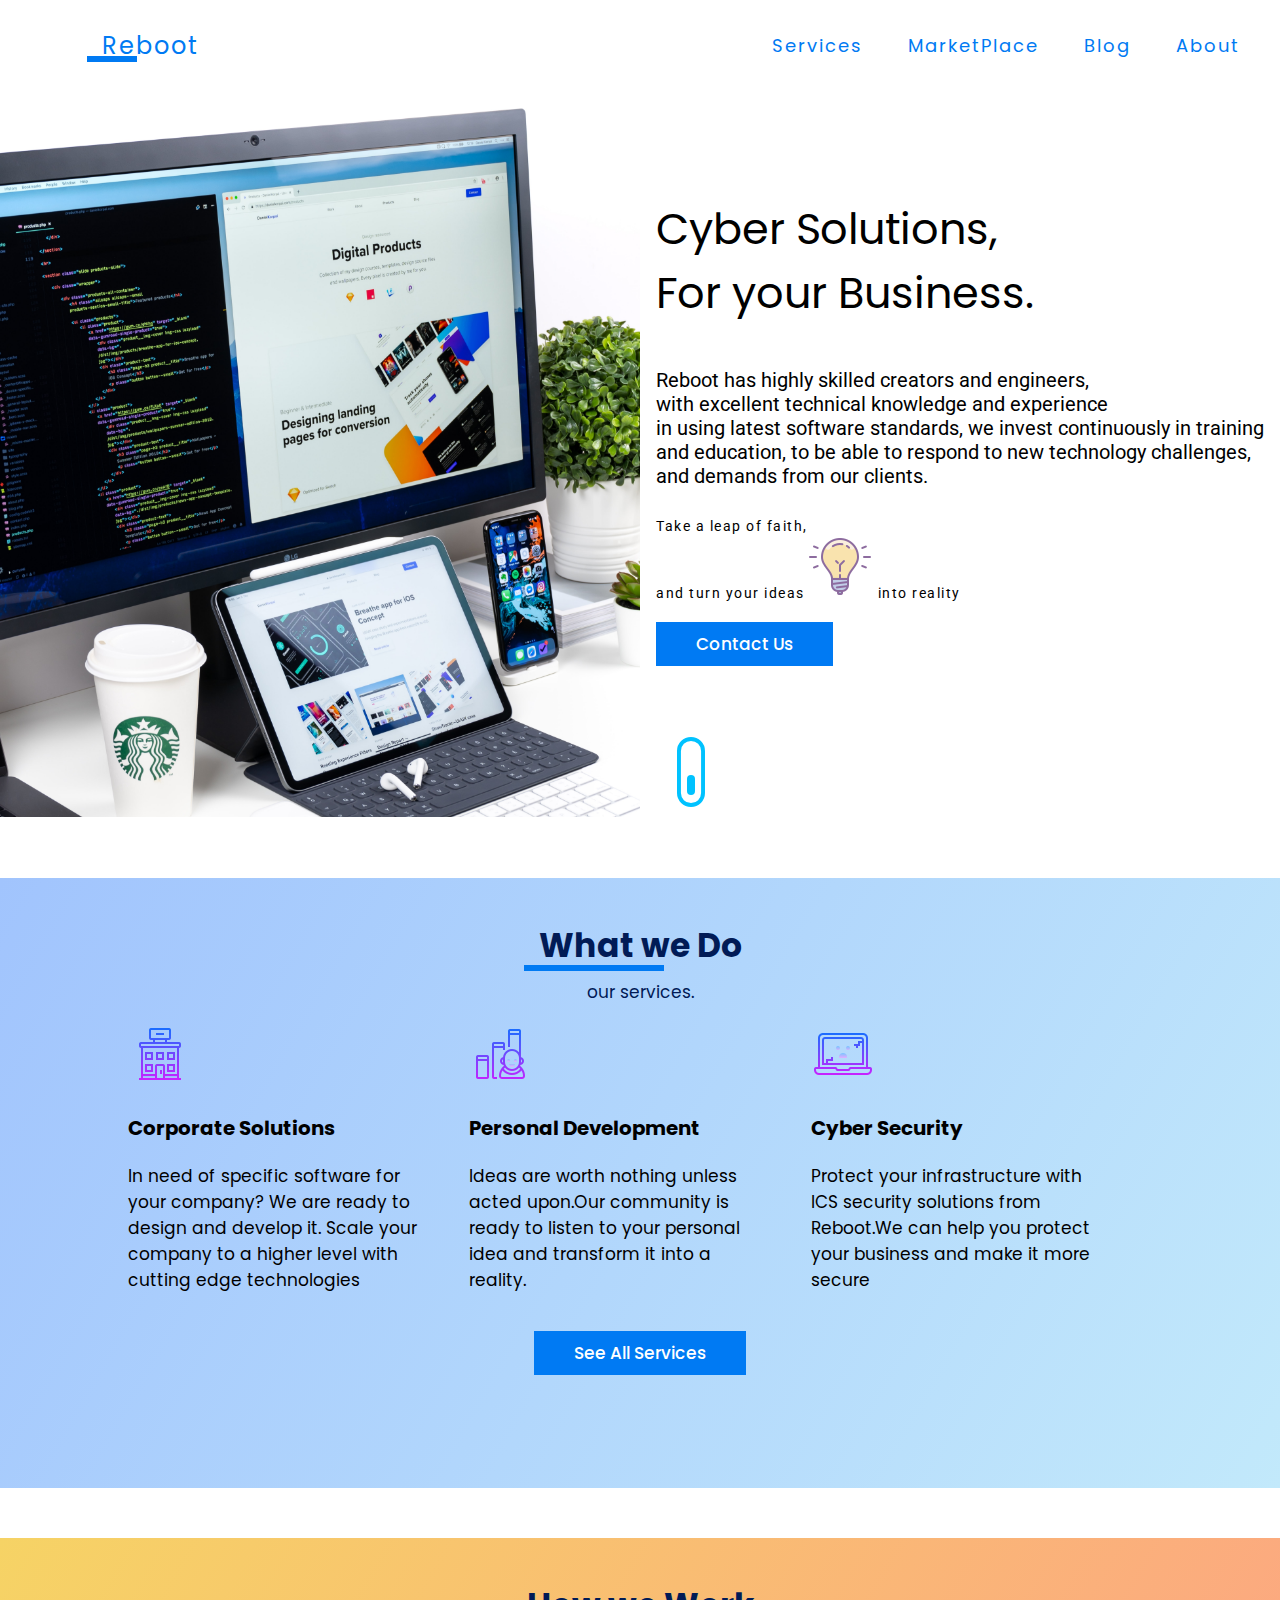
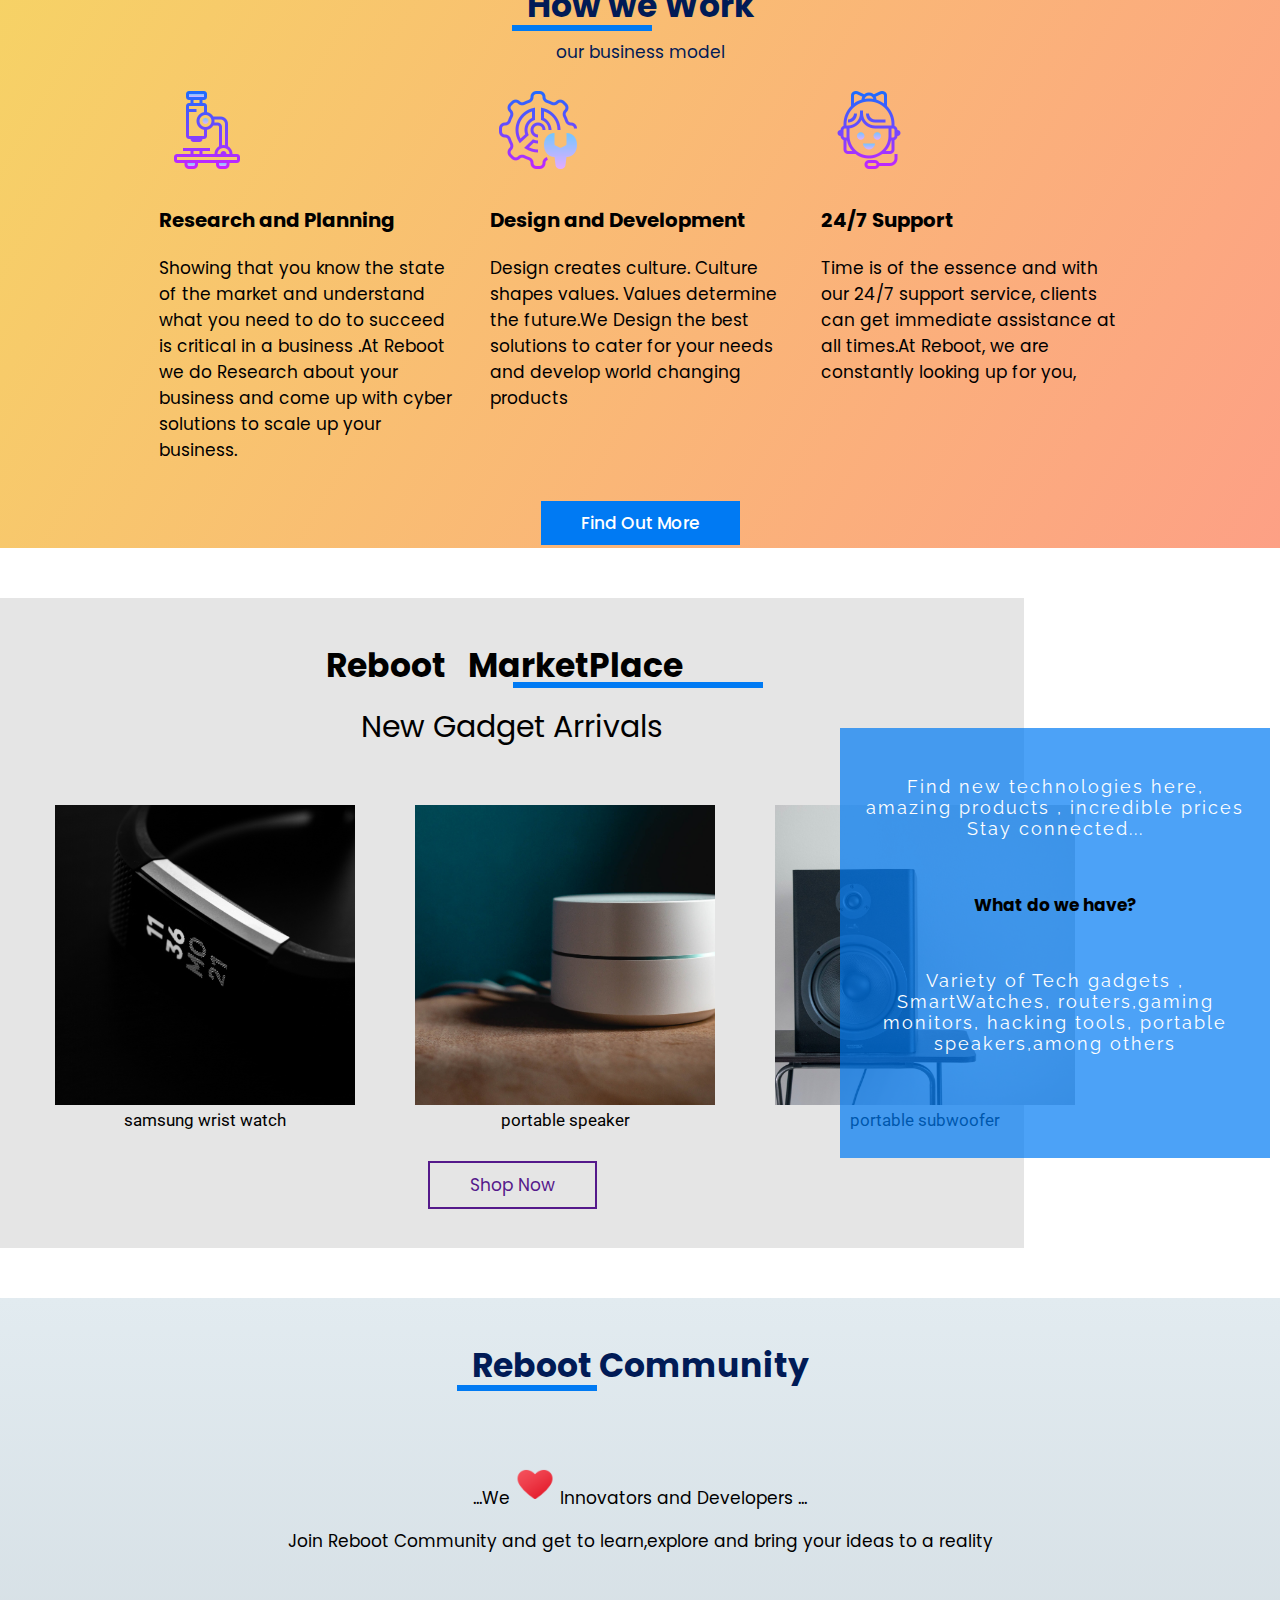
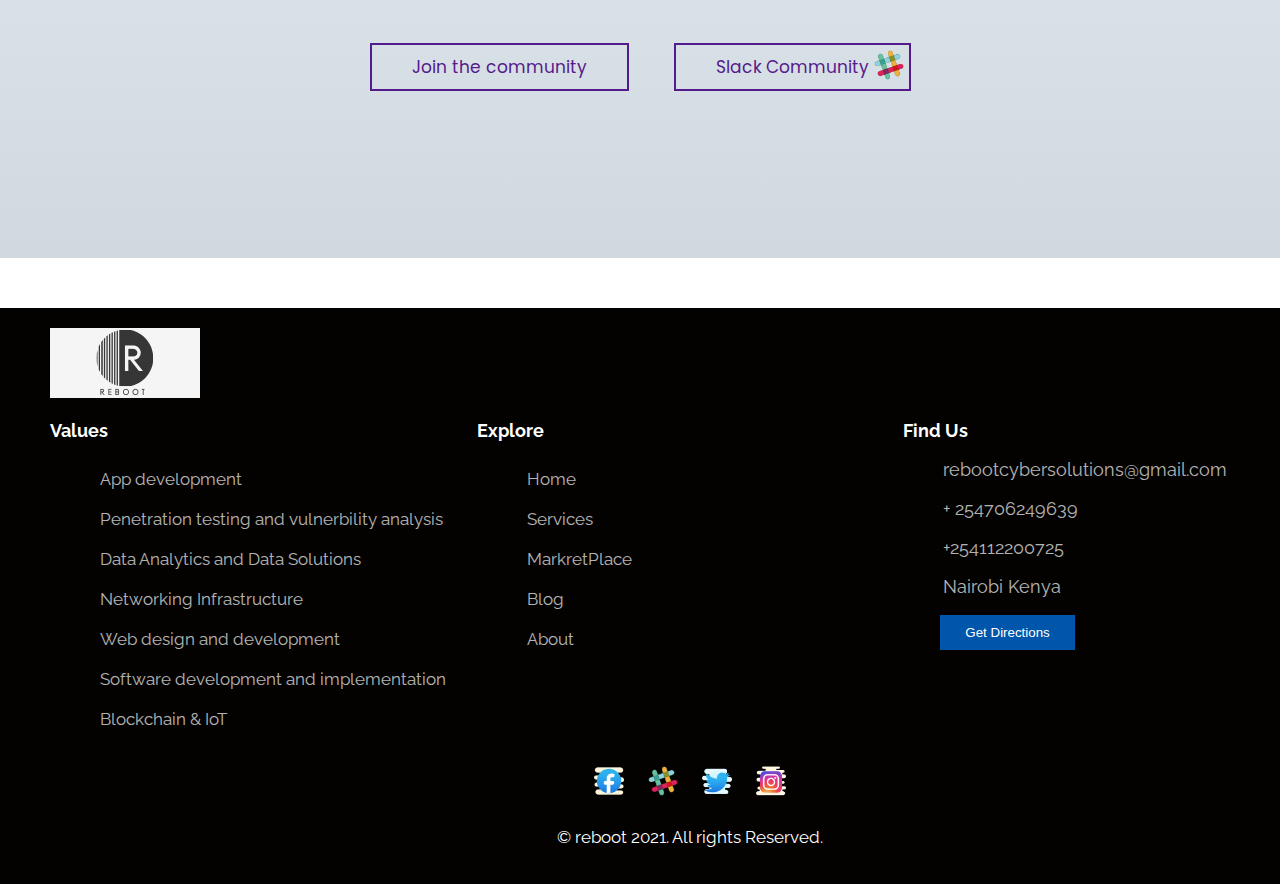
<file: index.html>
<!DOCTYPE html>
<html lang="en">
<head>
    <meta charset="UTF-8">
    <meta http-equiv="X-UA-Compatible" content="IE=edge">
    <meta name="viewport" content="width=device-width, initial-scale=1.0">
    <meta name="Keywords" content="Reboot reboot software engineering cyber security business data recovery we design development app design network support" >
    <meta name="description" content="Reboot cyber solutions the leading company in providing IT and computer services to businesses around the world">
    <title>Reboot</title>
    <link rel="stylesheet" href="css/index.css">
    <link rel="shortcut icon" href="icons/fav6.png">
    <script src="scripts/index.js" defer></script>
    
</head>
<body>
    <header>
        <a href="" class="logo"><span>Re</span>boot</a>
        <nav>
            <ul class="nav-links">
                <li><a href="pages/services.html">Services</a></li>
                <li><a href="pages/market.html">MarketPlace</a></li>
                <li><a href="pages/blog.html">Blog</a></li>
                <li><a href="pages/about.html" >About</a></li>
            </ul>
        </nav>
        
    </header>
    <!--The Hero Section Image and Introduction-->
    <div class="hero">
       <div class="left-container">
           

       </div>
        <div class="right-container">
            <p id="right-first-paragraph">Cyber Solutions, <br> For your Business.</p>
            <p id="right-second-paragraph">Reboot has highly skilled creators and engineers, <br> with excellent technical knowledge and experience  <br> in using latest software standards,  we invest continuously in training <br> and education, to be able to respond to new technology challenges, <br>and demands from our clients. </p>
            <p id="right-third-paragraph">Take a leap of faith, <br> and turn your ideas <span><img src="icons/us/icons8-idea-64.png" alt=""></span> into reality</p>
            <a href="" class="cta">Contact Us</a> <br>
            <img class="scroll" src="icons/scroll.svg" alt="scroll down">
        </div>
        
       
    </div>

    <!--Services Container What we offer-->
    <div class="services">
        <div class="services-title">
            <h3><span>What we Do</span></h3>
            <p>our services.</p>            
        </div>
        <div class="services-items">
        
            <div class="corporate">
                <img src="icons/serv/icons8-organization-64.png" alt="">
                <h3>Corporate Solutions</h3>
                <p>In need of specific software for your company? We are ready to design and develop it. Scale your company to a higher level with cutting edge technologies</p>
            </div>
            

            
            <div class="personal">
                <img src="icons/serv/icons8-personal-growth-64.png" alt="">
                <h3>Personal Development</h3>
                <p>Ideas are worth nothing unless acted upon.Our community is ready to listen to your personal  idea and transform it into a reality.</p>
            </div>
            <div class="security">
                <img src="icons/serv/icons8-broken-computer-64.png" alt="">
                <h3>Cyber Security</h3>
                <p>Protect your infrastructure with ICS security solutions from Reboot.We can help you protect your business and make it more secure</p>
            </div>
    </div>
        <div class="see-services-div">
            <a href="pages/services.html" class="see-services">See All Services</a>
        </div>

        

    </div>


    <!--How We Work-->
    <div class="how-we-work">
        <div class="work-title">
            <h3><span>How we Work</span></h3>
            <p>our business model</p>            
        </div>
        <div class="work-strategy">
       
    
        <div class="planning">
            
            <img src="icons/us/icons8-microscope-96.png" alt="research Image">   <!--PLanning phase-->
            <h3>Research  and Planning</h3>            
            <p>Showing that you know the state of the market and understand what you need to do to succeed is critical in a business .At Reboot we do Research about your business and come up with cyber solutions to scale up your business.</p>

        </div>
        <div class="design">        
            <img src="icons/us/icons8-engineering-96.png" alt="design Image">
            <h3>Design and Development</h3>
            <p>Design creates culture. Culture shapes values. Values determine the future.We Design the best solutions to cater for your needs and develop world changing products</p>
        </div>
        <div class="support">
            
            <img src="icons/us/icons8-online-support-96.png" alt="support Image">
            <h3>24/7 Support</h3>
            <p> Time is of the essence and with our 24/7 support service, clients can get immediate assistance at all times.At Reboot, we are constantly looking up for you,</p>

        </div>
        </div>
        <div class="see-services-div">
            <a href="pages/model.html" class="see-services" target="_blank">Find Out More</a>
        </div>
        
    </div>

    <!--Reboot Market Place-->
    <div class="market">
        <h3>Reboot  <span>MarketPlace</span></h3>
        <p id="arrivalsp">New Gadget Arrivals</p>
        <div class="market-images">
            <div class="first-merchant">
                <img src="images/market/adam-birkett-QRWAdBCqysc-unsplash.jpg" alt="first business image">
                <p>samsung wrist watch</p>
            </div>
            <div class="second-merchant">
                <img src="images/market/andres-urena-vXPXRp_wIg4-unsplash.jpg" alt="second business image">
                <p>portable speaker</p>
            </div>
            <div class="third-merchant">
                <img src="images/market/paul-esch-laurent-YU-OA2TvQRQ-unsplash.jpg" alt="third business image">
                <p>portable subwoofer</p>
            </div>
        </div>
        <a href="" class="cta-shop">Shop Now</a>
    </div>
    <div class="market-info">
        <p>Find new technologies here,<br> amazing products , incredible prices <br> Stay connected...</p>
        <h4>What do we have?</h4>
        <p>Variety of Tech gadgets , SmartWatches, routers,gaming monitors, hacking tools, portable speakers,among others</p>
    </div>
    <!--About Us Who is Reboot-- Join our community-->
    <div class="community">
        <div class="community-title">
            <h3><span>Reboot Community</span></h3>

        </div>
        
        <p>...We <span><img src="icons/us/icons8-love-96.png" alt="love  for developers"></span> Innovators and Developers ...</p>
        <p class="join-paragraph" >Join Reboot Community and get to learn,explore and bring your ideas to a reality</p>
        <a href="" class="cta-community">Join the community</a>
        <a href="" class="cta-slack">Slack Community <span><img src="icons/Favorites/icons8-slack-50.png" alt=""></span></a>
    </div>

    <!--Reboot Most Important Footer-->
    <footer>
        <div class="footer-logo">
            <a href=""><img src="icons/mainlogo.png" alt="footer logo"></a>
        </div>
        <div class="footer-content">
            
            <div class="about-footer">               
                
                <p>Values</p>
                <ul class="footer-links">
                    <li><a href="pages/extra.html#extra-mobile">App development</a></li>
                    <li><a href="pages/extra.html#extra-cyber">Penetration testing and vulnerbility analysis</a> </li>
                    <li><a href="pages/extra.html#extra-data">Data Analytics and Data Solutions</a></li>
                    <li><a href="pages/extra.html#extra-network">Networking Infrastructure</a></li>
                    <li><a href="pages/extra.html#extra-web">Web design and development</a></li>
                    <li><a href="pages/extra.html#extra-software">Software development and implementation</a></li>
                    <li><a href="pages/extra.html#extra-newtech">Blockchain & IoT</a></li>
                    
                </ul>
            </div>
            <div class="explore-footer">
                <p>Explore</p>
                <ul>
                    <li><a href="">Home</a></li>
                    <li><a href="pages/services.html">Services</a></li>
                    <li><a href="pages/market.html">MarkretPlace</a></li>
                    <li><a href="pages/blog.html">Blog</a></li>
                    <li><a href="pages/about.html">About</a></li>
                    
                    
                </ul>
            </div>
            <div class="visit-footer">
                <p>Find Us</p>
                <ul>
                    
                    <li><p>rebootcybersolutions@gmail.com</p></li>
                    <li><p>+ 254706249639</p></li>
                    <li><p>+254112200725</p></li>

                    <li><p>Nairobi Kenya</p></li>
                    <li><button  class="map-cta" id="map-cta">Get Directions</button></li>
                </ul>
                
                
            </div>

        </div>
        <div class="social-sites">
            <a href=""><img src="icons/Favorites/icons8-facebook-50.png" alt=""></a>
            <a href=""><img src="icons/Favorites/icons8-slack-50.png" alt=""></a>
            <a href=""><img src="icons/Favorites/icons8-twitter-50.png" alt=""></a>
            <a href=""><img src="icons/Favorites/icons8-instagram-50.png" alt=""></a>

        </div>
        <p class="copyright"> &copy reboot 2021. All rights Reserved.</p>
    </footer>

    <div id="map-box" class="map-box">
        <iframe src="https://www.google.com/maps/embed?pb=!1m18!1m12!1m3!1d1994.278517517608!2d37.044666996818556!3d-1.4407186570299801!2m3!1f0!2f0!3f0!3m2!1i1024!2i768!4f13.1!3m3!1m2!1s0x0%3A0xabc9af69a94710ad!2sDaystar%20University%2C%20Athi%20River%20Campus!5e0!3m2!1sen!2ske!4v1616488834539!5m2!1sen!2ske" width="600" height="450" style="border:0;" allowfullscreen="" loading="lazy"></iframe>
    </div>
    
        

    
</body>
</html>
</file>
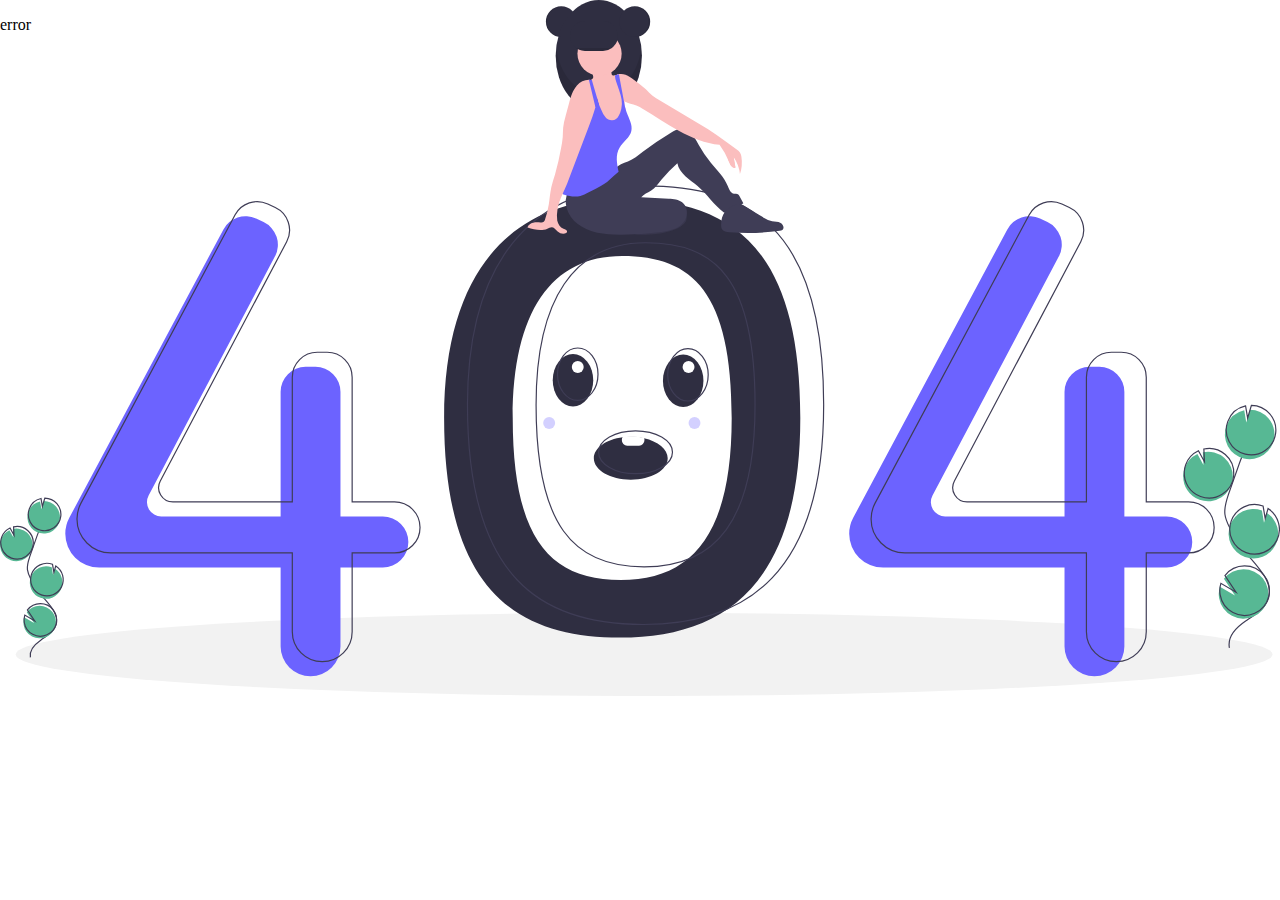
<file: pages/market.html>
<!DOCTYPE html>
<html lang="en">
<head>
    <meta charset="UTF-8">
    <meta http-equiv="X-UA-Compatible" content="IE=edge">
    <meta name="viewport" content="width=device-width, initial-scale=1.0">
    <title>Document</title>
    <link rel="stylesheet" href="../css/market.css">
</head>
<body>
    <p>error</p>
    
</body>
</html>
</file>
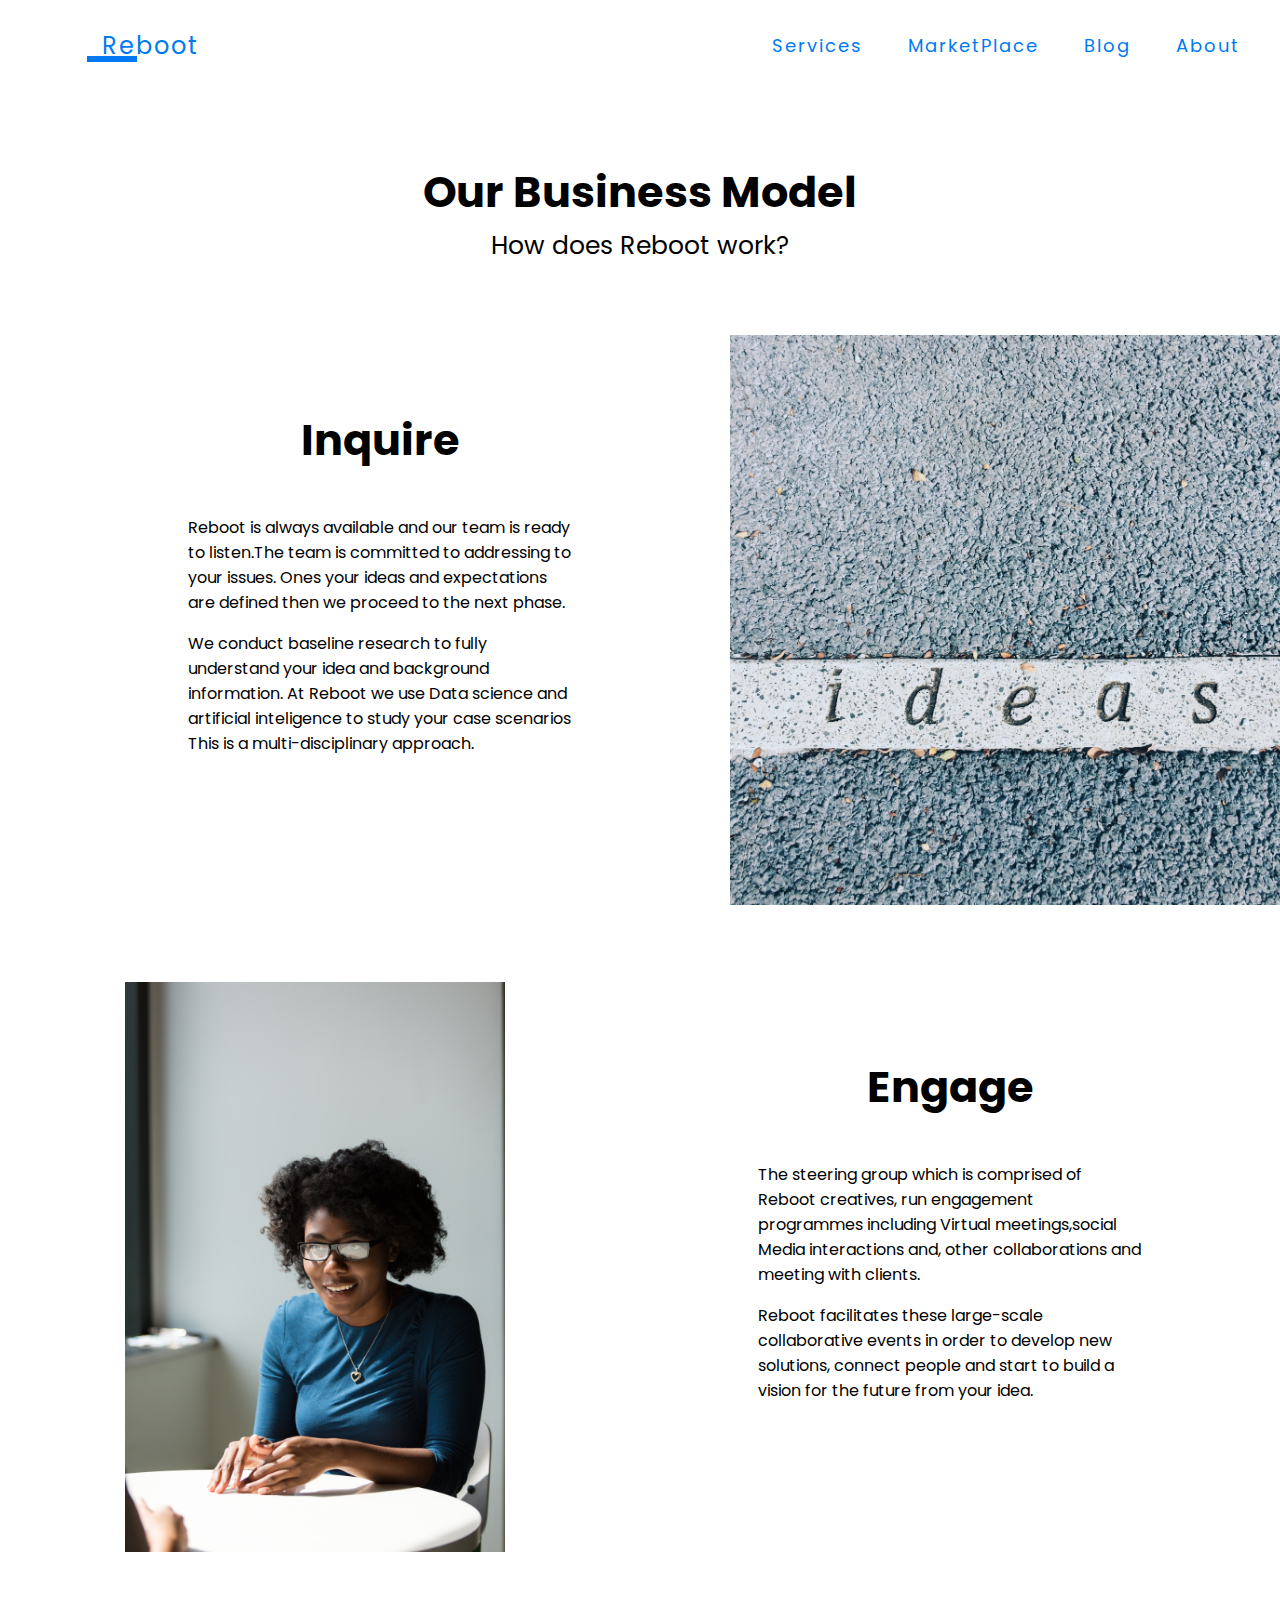
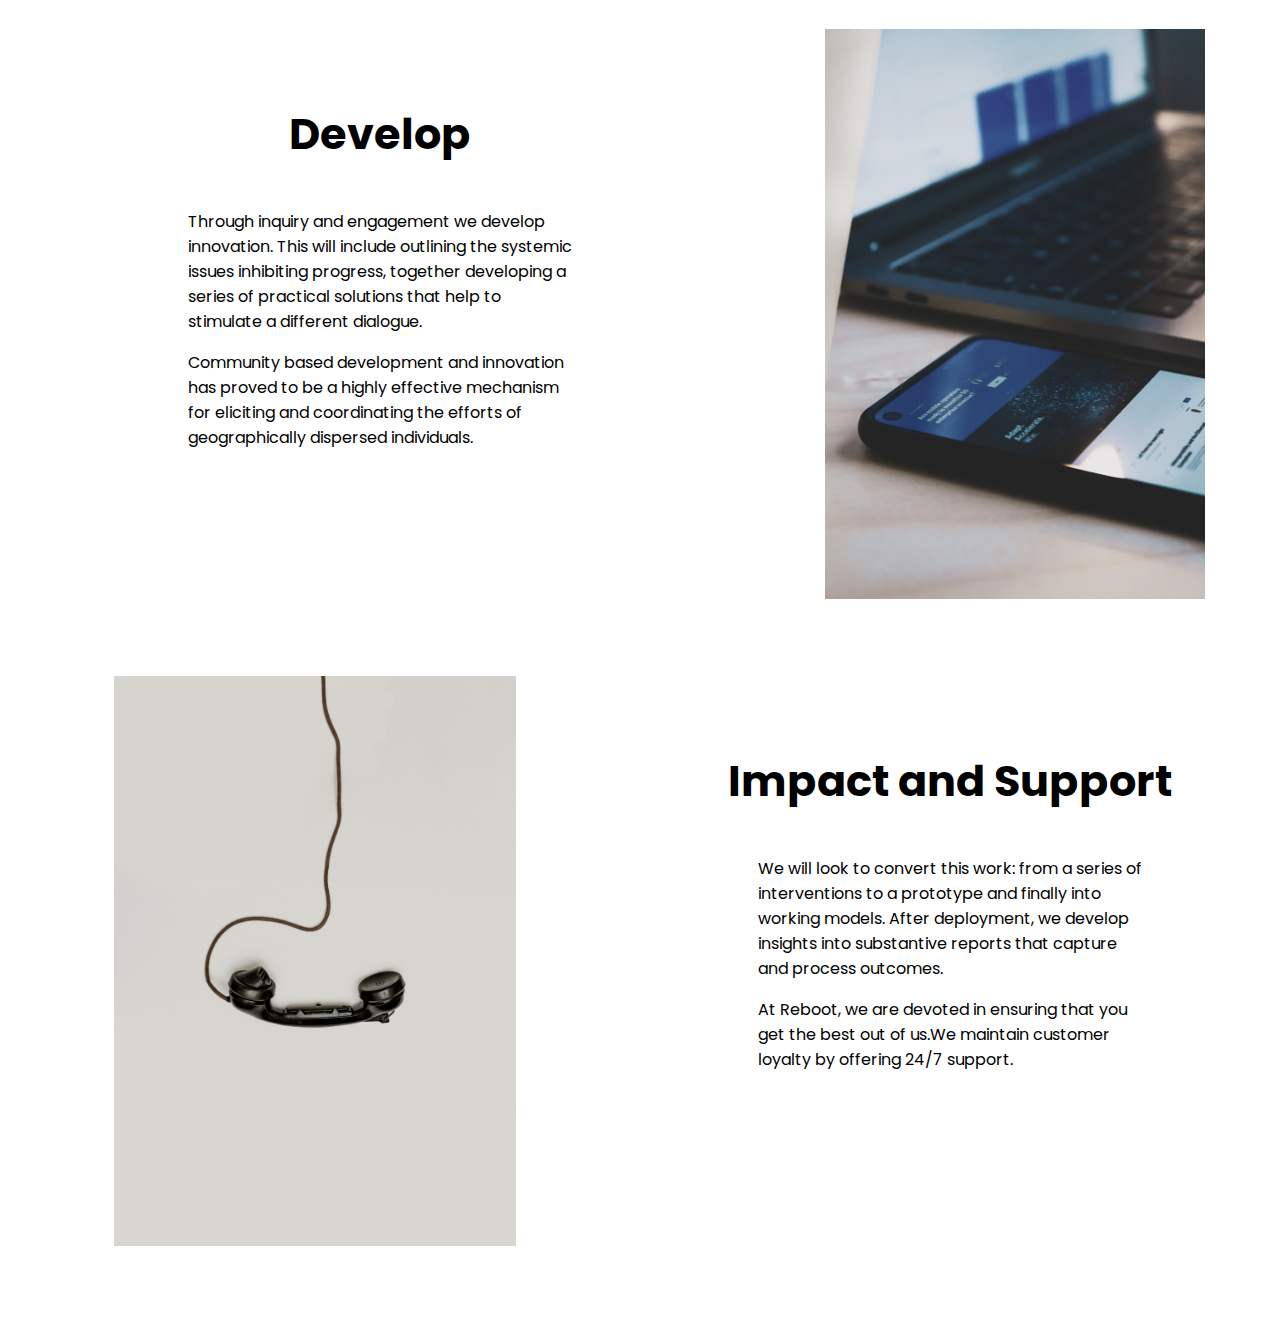
<file: pages/model.html>
<!DOCTYPE html>
<html lang="en">
<head>
    <meta charset="UTF-8">
    <meta http-equiv="X-UA-Compatible" content="IE=edge">
    <meta name="viewport" content="width=device-width, initial-scale=1.0">
    <meta name="Keywords" content="Reboot reboot software engineering cyber security business data recovery we design development app design network support" >
    <meta name="description" content="Reboot cyber solutions the leading company in providing IT and computer services to businesses around the world">
    <title>Business model</title>
    <link rel="stylesheet" href="../css/model.css">
    <link rel="shortcut icon" href="../icons/fav6.png">
    
    
</head>
<body>
    <header>
        <a href="../index.html" class="logo"><span>Re</span>boot</a>
        <nav>
            <ul class="nav-links">
                <li><a href="services.html">Services</a></li>
                <li><a href="market.html">MarketPlace</a></li>
                <li><a href="blog.html">Blog</a></li>
                <li><a href="about.html">About</a></li>
            </ul>
        </nav>
        
    </header>
    <div class="about-title">
        <h3>Our Business Model</h3>
        <p>How does Reboot work?</p>
    </div>

    <!--Our Vision Statement-->
    <div class="vision">
        <div class="vision-left">
            <h3>Inquire</h3>
            <p>Reboot is always available and our team is ready to listen.The team is committed to addressing  to your issues. Ones your ideas and expectations are defined then we proceed to the next phase.</p>
            <p>We conduct baseline research to fully understand your idea and background information.  At Reboot we use Data science and artificial inteligence to study your case scenarios This is a multi-disciplinary approach.</p>
           

            
        </div>
        <div class="vision-right">
            <img src="../images/juan-marin-CjDuFaoVQD8-unsplash.jpg" alt="inquire">
        </div>
        
    </div>
    <!--Engaging the Clients-->

    <div class="approach">
        <div class="approach-left">
            <img src="../images/christina-wocintechchat-com-wKtu9VLr5JM-unsplash.jpg" alt="engage">
            
        </div>
        <div class="approach-right">            
            <h3>Engage</h3>
            <p>The steering group which is comprised of Reboot creatives, run engagement programmes including Virtual meetings,social Media interactions and, other collaborations and meeting with clients.</p>
            <p>Reboot  facilitates these large-scale collaborative events in order to develop new solutions, connect people and start to build a vision for the future from your idea.</p>

        </div>
        
    </div>

    <!--Innovation-->
    <div class="process">
        <div class="process-left">
            
            <h3>Develop</h3>
            <p>Through inquiry and engagement we develop innovation. This will include outlining the systemic issues inhibiting progress, together developing a series of practical solutions that help to stimulate a different dialogue.</p>
            <p>Community based development and innovation has proved to be a highly effective mechanism for eliciting and coordinating the efforts of geographically dispersed individuals.
            </p>
            
            
        </div>
        <div class="process-right">  
            <img src="../images/sigmund-xLZ9EP4hJtQ-unsplash.jpg" alt="innovate">          
            
        </div>
        
    </div>
    <!--Support and impact-->

    <div class="support">
        <div class="support-left">
            <img src="../images/alexander-andrews-JYGnB9gTCls-unsplash.jpg" alt="24/7 support">
            
        </div>
        <div class="support-right">            
            <h3>Impact and Support</h3>
            <p>We will look to convert this work: from a series of interventions to a prototype and finally into working models. After deployment, we develop insights into substantive reports that capture and process outcomes.</p>
            <p>At Reboot, we are devoted in ensuring that you get the best out of us.We maintain customer loyalty by offering 24/7 support.</p>

        </div>
        
    </div>
    
    
</body>
</file>
<file: css/index.css>
@import url('https://fonts.googleapis.com/css2?family=Playfair+Display:wght@400;700&family=Poppins:wght@400;600;700&family=Raleway:wght@400;600&family=Roboto:wght@400;700&display=swap');

body{
    font-family: 'Poppins', sans-serif;
    font-size: 17px;
    margin: 0;
    padding: 0;
    box-sizing: border-box;
    overflow-x: hidden;
    
}
header{
    display:flex;
    justify-content: space-between;
    align-items: center;
    font-size: 18px;
    height: 90px;
    animation: fadeLeft 3s forwards;
  
    
}
header a {
    color: #007af3;
    
}
a{
    text-decoration: none;
    
}
li{
    list-style: none;
}
.nav-links li{
    display:inline-block;
    margin:15px 20px;
    

   
}
.nav-links li a{
    color: #007af3;
    letter-spacing: 2px;
    transition: all 0.3s ease;
    
    

}
.nav-links li:hover{
    padding-bottom: 5px;
    border-bottom: 5px solid #007af3;
    font-size: 20px ;
    
    
}
.nav-links li a:hover{
    color:#0269A4;

}
.logo{
    margin-left: 8%;
    font-size: 24px;
    letter-spacing: 2px;
  
} 
header li:nth-of-type(4) {
    margin-right: 40px;
  }

header span{
    position: relative;
    z-index: 1;
}
header span::before{
    content: "";
    width: 50px;
    height: 6px;
    background: #007AF3;
    position:absolute;
    bottom: 0;
    z-index: -1;
    margin-left: -15px; 

}
.hero{
    display:flex;
    width: 100%;
    animation: fadeIn 3s forwards;

}
@keyframes fadeIn{
    from{
        opacity: 0;
        transform:translateY(-300px)

    }
    to{
        opacity: 1;
        transform:translateY(0)

    }

}




.left-container{
    background-image: url("../images/daniel-korpai-pKRNxEguRgM-unsplash.jpg");
    width:50%;
    height:727px;
    background-repeat: no-repeat;
    background-size: cover;
}
.left-conatiner h3{
    color:#fff;
    font-size: 23px;
    background:red;
}
.right-container{
    margin: 5% auto;
}
#right-first-paragraph{
    font-size: 43px;    
    
}
#right-second-paragraph{
    font-size: 20px;
    font-family: 'Roboto', sans-serif;
    margin-bottom: 30px;
}
#right-third-paragraph{
    font-size: 14px;
    font-family: 'Roboto', sans-serif;
    margin-bottom: 30px;
    letter-spacing: 1.5px;
    
}
.cta{
    padding:10px 40px;
    border: none;
    outline: none;
    color:#fff;  
    background: rgba(0,122, 243, 1);
    font-weight: 500;
    transition: all 0.2s ease-in;
    
}
.cta:hover, .see-services:hover, .cta-slack:hover, .cta-community:hover, .map-cta:hover, .cta-shop:hover{
    padding: 15px 45px;
    border:none;
    color:#fff;
    cursor: pointer;
    background:#007AF3;
    box-shadow: 4px 4px 12px #007af3;
   
}
.scroll{
    width: 70px;
    height: 70px;
    margin-top: 80px;
    animation: move 1s infinite alternate;
}
@keyframes move {
    from{
        transform: translateY(0px)
    }
    to{
        transform: translateY(-20px)
    
    }
    
}
.services{
    background-image: linear-gradient(120deg, #a1c4fd 0%, #c2e9fb 100%);
    height: 600px;
    padding-top: 10px;
    width: 100%;
    

}

.services-title, .work-title,.community-title{
    text-align: center;
    
}
.services-title h3, .work-title h3, .community-title h3{
    font-size: 33px;
    color: #011b56;
    position:relative;
    z-index: 1;
   
    
    
}
.services-title h3 ::before, .work-title h3::before , .community-title h3::before{
    content: "";
    width: 140px;
    height: 6px;
    background: #007AF3;
    position:absolute;
    bottom: 0;
    z-index: -1;
    margin-left: -15px; 

}
.services-title p, .work-title p{
    margin-top: -25px;
    color: #011b56;
    
}
.services-items{
    display: flex; 
    margin:auto;
    justify-content: space-evenly;
    width: 80%;
        
    
}
.corporate, .personal, .security{  
    width: 100%;    
    
}
.services-items p{
    text-align: start;
    width: 300px;
}
.see-services{
    padding:10px 40px;
    border: none;
    outline: none;
    color:#fff;  
    background: rgba(0,122, 243, 1);
    font-weight: 500;
    transition: all 0.3s ease;
    
    
    
}
.see-services-div{
    text-align: center;
    margin-top: 30px;
}
.how-we-work{
    background-image: linear-gradient(120deg, #f6d365 0%, #fda085 100%);
    height: 600px;
    padding-top: 10px;
    margin-top: 50px;

}
.work-strategy{
    display: flex; 
    margin:auto;
    justify-content: space-evenly;
    width: 80%;

    
}
.work-strategy p{
    text-align: start;
    width: 300px;

}
.market{
    height: 640px;
    width: 80%;
    margin-top: 50px;
    padding-top: 10px;
    text-align: center;
    background: rgba(192,192, 192, 0.42);
    position: relative;

    
}
.market h3{
    font-size: 33px;
    font-weight: bold;
}
.market h3 span{
    padding: 15px;
    position: relative;
    z-index: 1;
}

.market h3 span::before{
    content: "";
    width: 250px;
    height: 6px;
    background: #007AF3;
    position:absolute;
    bottom: 16px;
    z-index: -1;
    margin-left: 45px; 

}
.market p{
    font-weight: 17px;
}
#arrivalsp{
    margin-top: -20px;
    font-size: 30px;
}
.market-info{
    width: 430px;
    height: 430px;
    text-align: center;
    background:rgba(0, 122,243, 0.7);
    position: absolute;   
    right: 10px;
    margin-top: -520px; 

}
.market-info p{
    color: #fff;
    padding:30px 20px;
    font-size: 18px;
    letter-spacing: 2px;
    font-family: 'Raleway', sans-serif;
}



.market-images{
    display: flex;
    padding: 25px;

}
.market-images img{
    width: 300px;
    height: 300px;
    object-fit: cover;
    padding: 0 30px;
    transition: all 0.3s ease;
}

.market-images img:hover{
    margin-top: -30px;
}
.market-images p{
    margin-top: -2px;
    font-size: 17px;
    font-family: 'Roboto', sans-serif;;
}
.market-info h3{
    margin-bottom: -30px;
}




.community{
    background-image: linear-gradient(to top, #cfd9df 0%, #e2ebf0 100%);
    height: 550px;
    margin-top: 50px;
    text-align: center;
    padding-top: 10px;

}

.community img{
    width: 40px;
    margin-top: 40px;
    
}
.cta-community, .cta-slack, .cta-shop{
    padding: 10px 40px;
    border: 2px solid ;
    margin: 0 20px;
    transition: all 0.4s ease;
    position:relative;
   
    
}
.cta-slack img{
    width: 30px;
    height:30px;
    position:absolute;
    bottom: 9px;
    margin-left: 5px;
    
}

.join-paragraph{
    margin-bottom: 100px;
}

footer{
    
    background:#030200;
    width: 100%;
    margin-top: 50px;
    padding: 20px 50px;
    color:#fff;
    font-family: 'Raleway', sans-serif;
    
}
.visit-footer img, .social-sites img{
    width: 30px;
    height: 30px;
}
.footer-content{
    display:grid;
    grid-template-columns: minmax(0, 1fr) minmax(0, 1fr) minmax(0, 1fr);
    

}
footer li a{
    opacity: 0.7;
}
.copyright, .social-sites{
    text-align: center;
}
.map-cta{
    padding: 10px 25px;
    border: 2px solid ;
    margin: 0 20px;
    transition: all 0.4s ease;
    text-decoration: none;
    color:#fff;
    background: rgba(0,122, 243, 0.7);
    border:none;
    outline:none;
    position:absolute;    
    margin-left: -3px;

}


.social-sites img{
    margin: 10px;
    transition: all 0.3s ease;
}
.footer-links li, .explore-footer li{
    padding:10px;
}
.social-sites img:hover{
    width: 40px;
    height: 40px;
    
}
.footer-logo{
    width: 100%;
}
.about-footer p,.explore-footer p, .visit-footer p{
    font-weight: bold;
    font-size: 18px;
}
footer a{
    text-decoration: none;
    color: #fff;
}
footer a:hover{
    border-bottom: 2px solid #007af3;
}
.visit-footer li p{
    font-weight: normal;
    font-size:18px;
    opacity: 0.7;
}
.map-box{
    width: 600px;
    height: 500px;
    border: 2px solid #000;
    position:absolute;
    margin-top: -36%;
    margin-left: 30%;
    display: none;
}
.map-box iframe{
    width: 100%;
    height: 100%;
    
}
</file>
<file: css/market.css>
body{
    background: url("../icons/undraw/undraw_page_not_found_su7k.svg");
    background-repeat: no-repeat;
    background-size: cover;
    margin:0
}
</file>
<file: css/model.css>
@import url('https://fonts.googleapis.com/css2?family=Playfair+Display:wght@400;700&family=Poppins:wght@400;600;700&family=Raleway:wght@400;600&family=Roboto:wght@400;700&display=swap');

body{
    font-family: 'Poppins', sans-serif;
    font-size: 17px;
    margin: 0;
    padding: 0;
    box-sizing: border-box;
    overflow-x: hidden;
    
}
.active{
    border-bottom: 5px solid #007af3;

}
header{
    display:flex;
    justify-content: space-between;
    align-items: center;
    font-size: 18px;
    height: 90px;
  
    
}
header a {
    color: #007af3;
    
}
a{
    text-decoration: none;
    
}
li{
    list-style: none;
}
.nav-links li{
    display:inline-block;
    margin:15px 20px;
    

   
}
.nav-links li a{
    color: #007af3;
    letter-spacing: 2px;
    transition: all 0.3s ease;
    
    

}
.nav-links li:hover{
    padding-bottom: 5px;
    border-bottom: 5px solid #007af3;
    font-size: 20px ;
    
    
}
.nav-links li a:hover{
    color:#0269A4;

}
.logo{
    margin-left: 8%;
    font-size: 24px;
    letter-spacing: 2px;
  
} 
header li:nth-of-type(4) {
    margin-right: 40px;
  }

header span{
    position: relative;
    z-index: 1;
}
header span::before{
    content: "";
    width: 50px;
    height: 6px;
    background: #007AF3;
    position:absolute;
    bottom: 0;
    z-index: -1;
    margin-left: -15px; 

}
.about-title, .vision, .approach, .process, .support{
    text-align: center;
    margin:70px 30px;
    
}
.vision p, .approach p, .process p, .support p{
    text-align: start;
    width: 60%;
    margin-left: 20%;
    font-size: 16px;
}
.about-title p{
    margin-top: -40px;
    font-size: 25px;
}
.about-title h3, .vision h3, .approach h3, .process h3, .support h3{
    font-size: 43px;
    font-weight: bold;
}
.vision, .approach, .process, .support{
    display:flex;
    width: 100%;
    
}
.vision-left, .approach-right, .process-left, .support-right{
    margin: 15px;
    padding: 15px;
    width: 50%;
}
.vision-right img, .approach-left img, .process-right img, .support-left img{
    height:570px;
    width: 570px;
    object-fit: contain;

}
</file>
